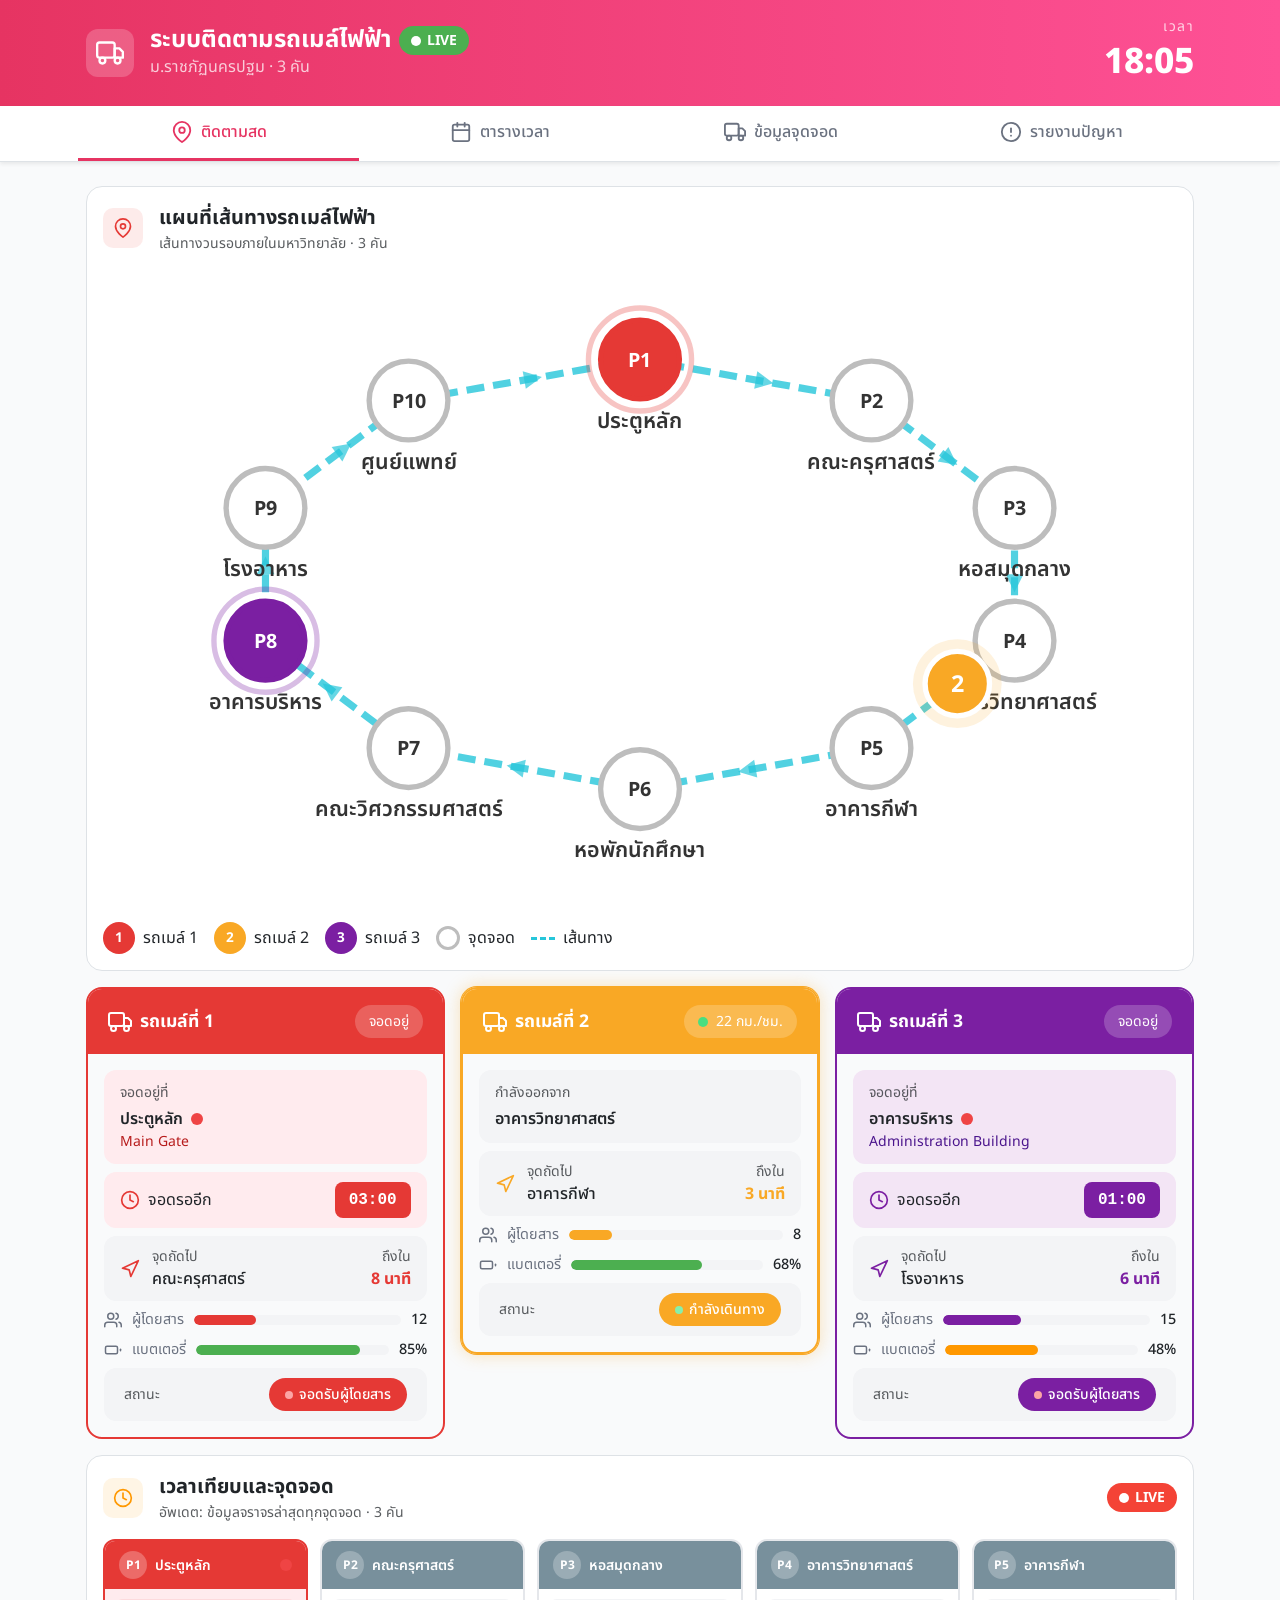
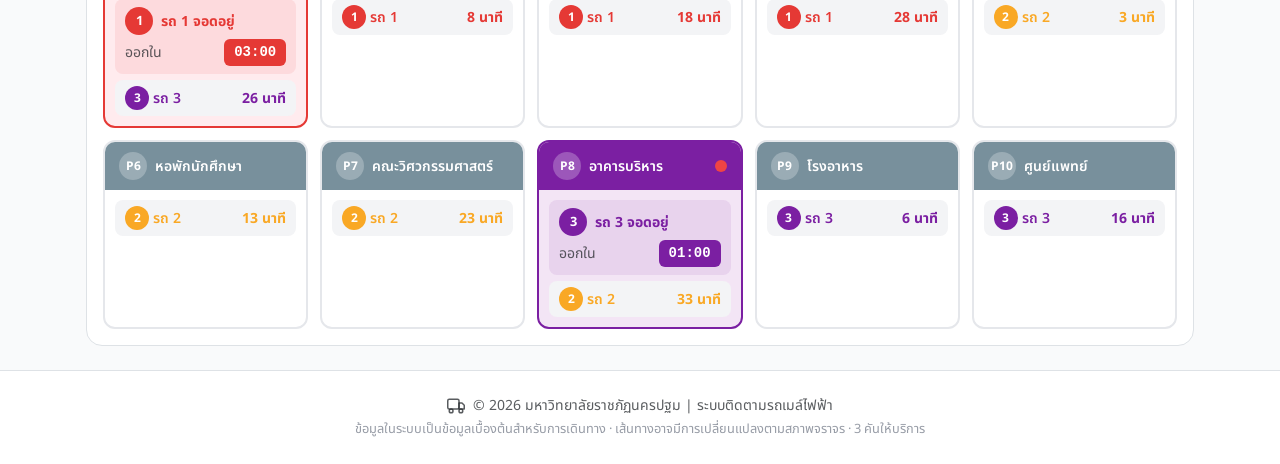
<file: index.html>
<!DOCTYPE html>
<html lang="th">
<head>
  <meta charset="UTF-8" />
  <meta name="viewport" content="width=device-width, initial-scale=1.0" />
  <meta name="theme-color" content="#e63462" />
  <title>Bus Tracker - ติดตามสด</title>
  <link rel="preconnect" href="https://fonts.googleapis.com" />
  <link rel="preconnect" href="https://fonts.gstatic.com" crossorigin />
  <link href="https://fonts.googleapis.com/css2?family=Noto+Sans+Thai:wght@400;500;600;700;800&display=swap" rel="stylesheet" />
  <link href="https://cdn.jsdelivr.net/npm/bootstrap@5.3.3/dist/css/bootstrap.min.css" rel="stylesheet" />
  <link rel="stylesheet" href="shared.css" />
</head>
<body>
<header id="site-header" class="sticky-top"></header>

<main class="container-xl px-3 py-4">

  <!-- Map Card -->
  <div class="card border rounded-4 mb-3 p-3">
    <div class="d-flex align-items-center gap-3 mb-3">
      <div class="card-icon" style="background:rgba(229,57,53,0.1)">
        <svg width="20" height="20" viewBox="0 0 24 24" fill="none" stroke="#E53935" stroke-width="2" stroke-linecap="round" stroke-linejoin="round"><path d="M21 10c0 7-9 13-9 13s-9-6-9-13a9 9 0 0 1 18 0z"/><circle cx="12" cy="10" r="3"/></svg>
      </div>
      <div>
        <div class="fw-bold fs-5">แผนที่เส้นทางรถเมล์ไฟฟ้า</div>
        <div class="text-muted small">เส้นทางวนรอบภายในมหาวิทยาลัย · 3 คัน</div>
      </div>
    </div>
    <svg id="map-svg" viewBox="0 0 600 360"></svg>
    <div class="d-flex flex-wrap gap-3 mt-2" id="map-legend"></div>
  </div>

  <!-- Bus Cards -->
  <div class="row g-3" id="bus-cards"></div>

  <!-- Stop Timeline -->
  <div class="card border rounded-4 mt-3 p-3">
    <div class="d-flex align-items-center justify-content-between mb-3">
      <div class="d-flex align-items-center gap-3">
        <div class="card-icon" style="background:rgba(255,152,0,0.1)">
          <svg width="20" height="20" viewBox="0 0 24 24" fill="none" stroke="#FF9800" stroke-width="2" stroke-linecap="round" stroke-linejoin="round"><circle cx="12" cy="12" r="10"/><polyline points="12 6 12 12 16 14"/></svg>
        </div>
        <div>
          <div class="fw-bold fs-5">เวลาเทียบและจุดจอด</div>
          <div class="text-muted small">อัพเดต: ข้อมูลจราจรล่าสุดทุกจุดจอด · 3 คัน</div>
        </div>
      </div>
      <span class="live-badge" style="background:#F44336"><span class="live-dot"></span>LIVE</span>
    </div>
    <div class="stop-grid" id="stop-timeline"></div>
  </div>

</main>

<footer id="site-footer" class="border-top bg-white py-4 text-center"></footer>

<script src="shared.js"></script>
<script>
/**
 * index.html (หน้าติดตามสด)
 * แสดงตำแหน่งรถแบบ real-time ผ่าน 3 ส่วน:
 *   1. SVG Map - แผนที่วงรีแสดงตำแหน่งรถและจุดจอด
 *   2. Bus Cards - card รายละเอียดรถแต่ละคัน
 *   3. Stop Timeline - grid สถานะรถที่แต่ละจุดจอด
 *
 * Simulation วิ่งทุก SIM_TICK ms และ save state ลง localStorage
 * เพื่อให้หน้าอื่นเห็นตำแหน่งรถล่าสุดเมื่อสลับกลับมา
 */

// โหลด state รถจาก localStorage (หรือค่าเริ่มต้นถ้ายังไม่มี)
let buses = loadBuses();

// ===== MAP =====
/**
 * คำนวณพิกัด (mx, my) ของแต่ละจุดจอดบน SVG
 * วางจุดจอดเป็นวงรีโดยใช้ trigonometry
 * - ศูนย์กลาง: (300, 170) ใน viewBox 600×360
 * - รัศมีแกน X: 220, รัศมีแกน Y: 120
 * - เริ่มจากมุม -π/2 (บนสุด) วนตามเข็มนาฬิกา
 * @returns {Array} stops พร้อม mx, my
 */
function getMapPositions() {
  return stops.map((s, i) => {
    const angle = (i / stops.length) * Math.PI * 2 - Math.PI / 2;
    return { ...s, mx: 300 + 220 * Math.cos(angle), my: 170 + 120 * Math.sin(angle) };
  });
}

/**
 * คำนวณพิกัด (x, y) ของรถบน SVG
 * - ถ้าจอดอยู่: ใช้พิกัดของจุดจอดนั้นตรงๆ
 * - ถ้ากำลังวิ่ง: interpolate เชิงเส้นระหว่างจุดปัจจุบันและจุดถัดไป
 *   ตาม bus.progress (0.0 = เพิ่งออก, 1.0 = ถึงแล้ว)
 * @param {Object} bus - bus object
 * @param {Array}  mp  - map positions จาก getMapPositions()
 * @returns {{x: number, y: number}}
 */
function getBusPos(bus, mp) {
  if (bus.isDwelling) { const p = mp[bus.currentStopIndex]; return { x: p.mx, y: p.my }; }
  const c = mp[bus.currentStopIndex], nx = mp[(bus.currentStopIndex + 1) % stops.length];
  return { x: c.mx + (nx.mx - c.mx) * bus.progress, y: c.my + (nx.my - c.my) * bus.progress };
}

/**
 * Render SVG แผนที่ทั้งหมดใหม่ทุกครั้งที่เรียก
 * วาดตามลำดับ: เส้นทาง → ลูกศรทิศทาง → จุดจอด → รถที่กำลังวิ่ง
 * จุดจอดที่มีรถจอดอยู่จะแสดง animation pulse และเปลี่ยนสีตามรถ
 */
function renderMap() {
  const mp = getMapPositions();
  const svg = document.getElementById('map-svg');
  const pts = mp.map(s => `${s.mx},${s.my}`).join(' L ');
  let html = `<path d="M ${pts} Z" fill="none" stroke="#26C6DA" stroke-width="4" stroke-dasharray="10 5" opacity="0.8"/>`;
  mp.forEach((s, i) => {
    const nx = mp[(i + 1) % mp.length];
    const mx2 = (s.mx + nx.mx) / 2, my2 = (s.my + nx.my) / 2;
    const ang = Math.atan2(nx.my - s.my, nx.mx - s.mx) * 180 / Math.PI;
    html += `<g transform="translate(${mx2},${my2}) rotate(${ang})"><polygon points="0,-5 10,0 0,5" fill="#26C6DA" opacity="0.7"/></g>`;
  });
  mp.forEach((s, i) => {
    const bh = buses.find(b => b.currentStopIndex === i && b.isDwelling);
    const fill = bh ? BUS_COLORS[bh.id].main : '#9E9E9E';
    const stroke = bh ? BUS_COLORS[bh.id].main : '#BDBDBD';
    if (bh) html += `<circle cx="${s.mx}" cy="${s.my}" r="28" fill="none" stroke="${fill}" stroke-width="3" opacity="0.4"><animate attributeName="r" values="26;34;26" dur="2s" repeatCount="indefinite"/><animate attributeName="opacity" values="0.4;0.1;0.4" dur="2s" repeatCount="indefinite"/></circle>`;
    html += `<circle cx="${s.mx}" cy="${s.my}" r="22" fill="${bh ? fill : 'white'}" stroke="${stroke}" stroke-width="3"/>`;
    html += `<text x="${s.mx}" y="${s.my + 1}" text-anchor="middle" dominant-baseline="middle" font-size="11" font-weight="bold" fill="${bh ? 'white' : '#333'}">${s.code}</text>`;
    html += `<text x="${s.mx}" y="${s.my + 38}" text-anchor="middle" font-size="12" fill="#333" font-weight="600">${s.name}</text>`;
  });
  buses.forEach(bus => {
    if (bus.isDwelling) return;
    const pos = getBusPos(bus, mp), c = BUS_COLORS[bus.id];
    html += `<circle cx="${pos.x}" cy="${pos.y}" r="24" fill="${c.main}" opacity="0.15"><animate attributeName="r" values="22;30;22" dur="2s" repeatCount="indefinite"/><animate attributeName="opacity" values="0.2;0.05;0.2" dur="2s" repeatCount="indefinite"/></circle>`;
    html += `<circle cx="${pos.x}" cy="${pos.y}" r="18" fill="${c.main}" stroke="white" stroke-width="3"/>`;
    html += `<text x="${pos.x}" y="${pos.y + 1}" text-anchor="middle" dominant-baseline="middle" font-size="13" font-weight="bold" fill="white">${bus.id}</text>`;
  });
  svg.innerHTML = html;
  document.getElementById('map-legend').innerHTML =
    buses.map(b => `<div class="d-flex align-items-center gap-2"><span class="legend-dot" style="background:${BUS_COLORS[b.id].main}">${b.id}</span><span>รถเมล์ ${b.id}</span></div>`).join('') +
    `<div class="d-flex align-items-center gap-2"><span style="width:24px;height:24px;border-radius:50%;border:3px solid #BDBDBD;background:#fff;display:inline-block"></span><span>จุดจอด</span></div>` +
    `<div class="d-flex align-items-center gap-2"><span style="width:24px;border-top:3px dashed #26C6DA;display:inline-block"></span><span>เส้นทาง</span></div>`;
}

/**
 * Render bus cards ทั้ง 3 คันใน #bus-cards
 * แต่ละ card แสดง: จุดจอดปัจจุบัน, เวลาจอดที่เหลือ,
 * จุดถัดไป + ETA, จำนวนผู้โดยสาร, แบตเตอรี่, สถานะ
 *
 * รถที่กำลังวิ่งจะมี glow effect รอบ card
 * สีแบตเตอรี่: เขียว (>50%) → ส้ม (>20%) → แดง (≤20%)
 */
function renderBusCards() {
  document.getElementById('bus-cards').innerHTML = buses.map(bus => {
    const c = BUS_COLORS[bus.id];
    const cur = stops[bus.currentStopIndex];
    const nxt = stops[(bus.currentStopIndex + 1) % stops.length];
    const etaNext = bus.isDwelling ? bus.dwellRemaining + TRAVEL_TIME : Math.round((1 - bus.progress) * TRAVEL_TIME);
    const batColor = bus.battery > 50 ? '#4CAF50' : bus.battery > 20 ? '#FF9800' : '#F44336';
    const glow = !bus.isDwelling ? `box-shadow:0 0 16px 2px ${c.main}44,0 0 0 1px ${c.main};` : '';
    return `<div class="col-md-4">
      <div class="bus-card" style="border-color:${c.main};${glow}">
        <div class="bus-card-head" style="background:${c.main}">
          <h3><svg width="24" height="24" viewBox="0 0 24 24" fill="none" stroke="currentColor" stroke-width="2" stroke-linecap="round" stroke-linejoin="round"><rect x="1" y="3" width="15" height="13" rx="2"/><path d="M16 8h4l3 3v5h-7V8z"/><circle cx="5.5" cy="18.5" r="2.5"/><circle cx="18.5" cy="18.5" r="2.5"/></svg>${bus.name}</h3>
          <span class="status-badge">${!bus.isDwelling ? '<span class="ping" style="width:10px;height:10px;border-radius:50%;background:#4ade80;display:inline-block;margin-right:2px"></span>' : ''}${bus.isDwelling ? 'จอดอยู่' : bus.speed + ' กม./ชม.'}</span>
        </div>
        <div class="p-3 d-flex flex-column gap-2">
          <div class="info-box" style="background:${bus.isDwelling ? c.light : '#f3f4f6'}">
            <p class="small text-muted mb-1">${bus.isDwelling ? 'จอดอยู่ที่' : 'กำลังออกจาก'}</p>
            <div class="stop-name">${cur.name}${bus.isDwelling ? '<span class="ping" style="width:12px;height:12px;border-radius:50%;background:#ef4444;display:inline-block"></span>' : ''}</div>
            ${bus.isDwelling ? `<div class="small" style="color:${c.text}">${cur.nameEn}</div>` : ''}
          </div>
          ${bus.isDwelling ? `<div class="dwell-row" style="background:${c.light}"><span class="d-flex align-items-center gap-2"><svg width="20" height="20" viewBox="0 0 24 24" fill="none" stroke="${c.main}" stroke-width="2" stroke-linecap="round" stroke-linejoin="round"><circle cx="12" cy="12" r="10"/><polyline points="12 6 12 12 16 14"/></svg>จอดรออีก</span><span class="dwell-timer" style="background:${c.main}">${fmtTime(bus.dwellRemaining)}</span></div>` : ''}
          <div class="next-row">
            <svg width="20" height="20" viewBox="0 0 24 24" fill="none" stroke="${c.main}" stroke-width="2" stroke-linecap="round" stroke-linejoin="round"><polygon points="3 11 22 2 13 21 11 13 3 11"/></svg>
            <div class="flex-grow-1"><div class="small text-muted">จุดถัดไป</div><div class="fw-medium">${nxt.name}</div></div>
            <div class="text-end"><div class="small text-muted">ถึงใน</div><div class="fw-bold" style="color:${c.main}">${fmtMin(etaNext)} นาที</div></div>
          </div>
          <div class="stat-row">
            <svg width="18" height="18" viewBox="0 0 24 24" fill="none" stroke="#6b7280" stroke-width="2" stroke-linecap="round" stroke-linejoin="round"><path d="M17 21v-2a4 4 0 0 0-4-4H5a4 4 0 0 0-4 4v2"/><circle cx="9" cy="7" r="4"/><path d="M23 21v-2a4 4 0 0 0-3-3.87"/><path d="M16 3.13a4 4 0 0 1 0 7.75"/></svg>
            <span class="stat-label">ผู้โดยสาร</span>
            <div class="progress-wrap"><div class="progress-bar-custom" style="width:${Math.min(bus.passengers / 40 * 100, 100)}%;background:${c.main}"></div></div>
            <span class="stat-val">${bus.passengers}</span>
          </div>
          <div class="stat-row">
            <svg width="18" height="18" viewBox="0 0 24 24" fill="none" stroke="#6b7280" stroke-width="2" stroke-linecap="round" stroke-linejoin="round"><rect x="2" y="7" width="16" height="10" rx="2" ry="2"/><line x1="22" y1="11" x2="22" y2="13"/></svg>
            <span class="stat-label">แบตเตอรี่</span>
            <div class="progress-wrap"><div class="progress-bar-custom" style="width:${bus.battery}%;background:${batColor}"></div></div>
            <span class="stat-val">${Math.round(bus.battery)}%</span>
          </div>
          <div class="status-row">
            <span class="small text-muted">สถานะ</span>
            <span class="status-pill" style="background:${c.main}"><span class="ping" style="width:8px;height:8px;border-radius:50%;background:${bus.isDwelling ? '#fca5a5' : '#86efac'};display:inline-block"></span>${bus.status}</span>
          </div>
        </div>
      </div>
    </div>`;
  }).join('');
}

/**
 * Render stop timeline grid ใน #stop-timeline
 * แต่ละ card จุดจอดแสดง:
 *   - รถที่จอดอยู่ (ถ้ามี) พร้อม countdown ออกใน X นาที
 *   - รถที่ใกล้มาถึงที่สุด (ETA น้อยที่สุด) จากรถที่ไม่ได้จอดอยู่
 * หัว card เปลี่ยนสีตามรถที่จอดอยู่ (หรือเทาถ้าว่าง)
 */
function renderStopTimeline() {
  document.getElementById('stop-timeline').innerHTML = stops.map((stop, idx) => {
    const dw = buses.find(b => b.currentStopIndex === idx && b.isDwelling);
    const dwC = dw ? BUS_COLORS[dw.id] : null;
    const next = buses.filter(b => !(b.currentStopIndex === idx && b.isDwelling))
      .map(b => ({ bus: b, eta: calcEta(b, idx), c: BUS_COLORS[b.id] }))
      .filter(e => e.eta > 0 && e.eta < Infinity).sort((a, b) => a.eta - b.eta)[0] || null;
    const hdrBg = dwC ? dwC.main : '#78909C';
    return `<div class="stop-card" style="border-color:${dwC ? dwC.main : '#e5e7eb'};background:${dwC ? dwC.light : '#fff'}">
      <div class="stop-card-head" style="background:${hdrBg}">
        <span class="stop-code-badge">${stop.code}</span>
        <span class="stop-name-text">${stop.name}</span>
        ${dw ? '<span class="ping" style="width:12px;height:12px;border-radius:50%;background:#ef4444;display:inline-block;margin-left:auto;flex-shrink:0"></span>' : ''}
      </div>
      <div class="stop-card-body">
        ${dw && dwC ? `<div class="dwelling-info" style="background:${dwC.main}18"><div class="d-flex align-items-center gap-2"><span class="bus-num-badge" style="background:${dwC.main}">${dw.id}</span><span class="fw-bold small" style="color:${dwC.main}">รถ ${dw.id} จอดอยู่</span></div><div class="d-flex align-items-center justify-content-between mt-1"><span class="small text-muted">ออกใน</span><span class="dwell-mini-timer" style="background:${dwC.main}">${fmtTime(dw.dwellRemaining)}</span></div></div>` : ''}
        ${next ? `<div class="eta-row"><div class="d-flex align-items-center gap-1"><span class="bus-num-badge" style="background:${next.c.main};width:24px;height:24px;font-size:0.75rem">${next.bus.id}</span><span class="fw-semibold small" style="color:${next.c.main}">รถ ${next.bus.id}</span></div><span class="fw-bold small" style="color:${next.c.main}">${fmtMin(next.eta)} นาที</span></div>` : '<div class="no-bus">ไม่มีข้อมูล</div>'}
      </div>
    </div>`;
  }).join('');
}

/** เรียก render ทั้ง 3 ส่วนพร้อมกัน */
function renderAll() { renderMap(); renderBusCards(); renderStopTimeline(); }

// เริ่มต้น: render header/footer, render UI ครั้งแรก
// จากนั้น loop simulation ทุก SIM_TICK ms
renderLayout('tracking', 'ติดตามสด');
renderFooter();
renderAll();
// ทุก SIM_TICK: tick simulation → save state → re-render
setInterval(() => { buses = buses.map(tickBus); saveBuses(buses); renderAll(); }, SIM_TICK);
</script>
<script src="https://cdn.jsdelivr.net/npm/bootstrap@5.3.3/dist/js/bootstrap.bundle.min.js"></script>
</body>
</html>
</file>
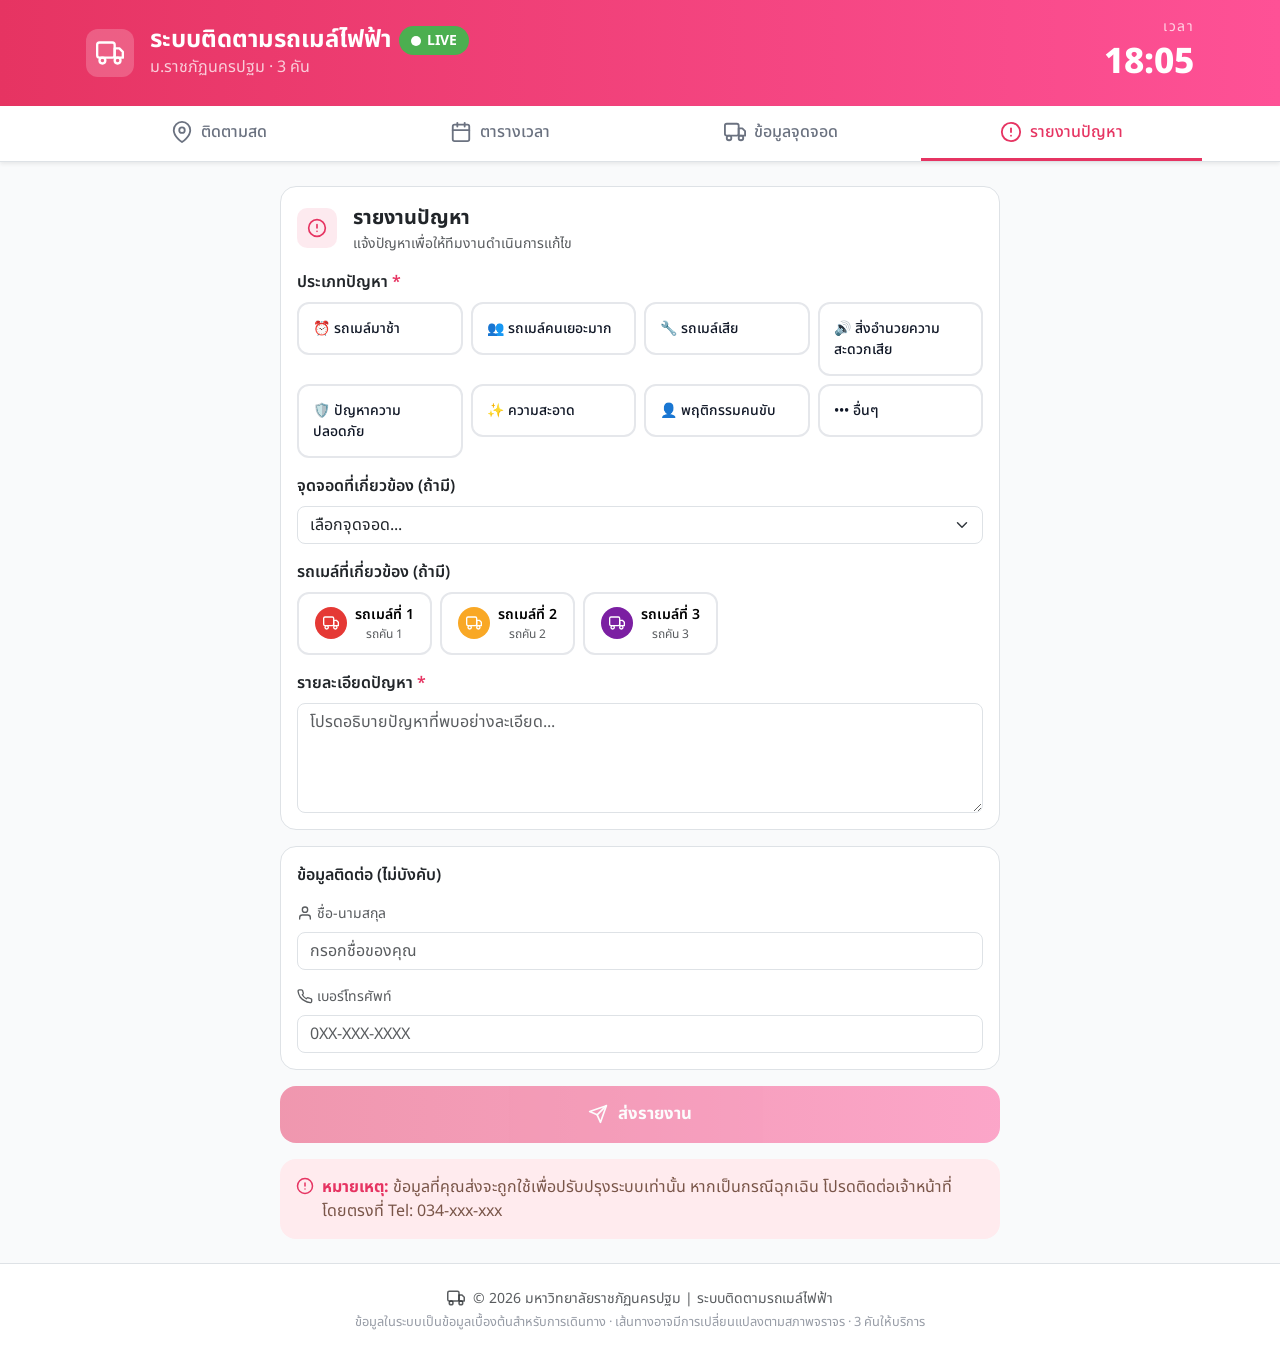
<file: report.html>
<!DOCTYPE html>
<html lang="th">
<head>
  <meta charset="UTF-8" />
  <meta name="viewport" content="width=device-width, initial-scale=1.0" />
  <meta name="theme-color" content="#e63462" />
  <title>Bus Tracker - รายงานปัญหา</title>
  <link rel="preconnect" href="https://fonts.googleapis.com" />
  <link rel="preconnect" href="https://fonts.gstatic.com" crossorigin />
  <link href="https://fonts.googleapis.com/css2?family=Noto+Sans+Thai:wght@400;500;600;700;800&display=swap" rel="stylesheet" />
  <link href="https://cdn.jsdelivr.net/npm/bootstrap@5.3.3/dist/css/bootstrap.min.css" rel="stylesheet" />
  <link rel="stylesheet" href="shared.css" />
</head>
<body>
<header id="site-header" class="sticky-top"></header>

<main class="container-xl px-3 py-4">
  <div class="mx-auto" style="max-width:720px">

    <div id="report-success" class="success-box" style="display:none">
      <div class="success-icon">
        <svg width="32" height="32" viewBox="0 0 24 24" fill="none" stroke="#4CAF50" stroke-width="2" stroke-linecap="round" stroke-linejoin="round"><path d="M5 13l4 4L19 7"/></svg>
      </div>
      <h2 class="fw-bold fs-4">ส่งรายงานเรียบร้อยแล้ว!</h2>
      <p class="text-muted">ขอบคุณที่แจ้งปัญหา ทีมงานจะดำเนินการแก้ไขโดยเร็ว</p>
    </div>

    <div id="report-form">
      <div class="card border rounded-4 p-3 mb-3">
        <div class="d-flex align-items-center gap-3 mb-3">
          <div class="card-icon" style="background:rgba(230,52,98,0.1)">
            <svg width="20" height="20" viewBox="0 0 24 24" fill="none" stroke="#e63462" stroke-width="2" stroke-linecap="round" stroke-linejoin="round"><circle cx="12" cy="12" r="10"/><line x1="12" y1="8" x2="12" y2="12"/><line x1="12" y1="16" x2="12.01" y2="16"/></svg>
          </div>
          <div><div class="fw-bold fs-5">รายงานปัญหา</div><div class="text-muted small">แจ้งปัญหาเพื่อให้ทีมงานดำเนินการแก้ไข</div></div>
        </div>
        <div class="mb-3">
          <div class="fw-semibold mb-2">ประเภทปัญหา <span style="color:var(--pink)">*</span></div>
          <div class="row g-2" id="problem-grid"></div>
        </div>
        <div class="mb-3">
          <label class="fw-semibold mb-2 d-block">จุดจอดที่เกี่ยวข้อง (ถ้ามี)</label>
          <select id="report-stop" class="form-select rounded-3"><option value="">เลือกจุดจอด...</option></select>
        </div>
        <div class="mb-3">
          <div class="fw-semibold mb-2">รถเมล์ที่เกี่ยวข้อง (ถ้ามี)</div>
          <div class="d-flex flex-wrap gap-2" id="bus-select-row"></div>
        </div>
        <div>
          <label class="fw-semibold mb-2 d-block">รายละเอียดปัญหา <span style="color:var(--pink)">*</span></label>
          <textarea id="report-desc" class="form-control rounded-3" rows="4" placeholder="โปรดอธิบายปัญหาที่พบอย่างละเอียด..."></textarea>
        </div>
      </div>

      <div class="card border rounded-4 p-3 mb-3">
        <div class="fw-semibold mb-3">ข้อมูลติดต่อ (ไม่บังคับ)</div>
        <div class="mb-3">
          <label class="form-label text-muted small d-flex align-items-center gap-1">
            <svg width="16" height="16" viewBox="0 0 24 24" fill="none" stroke="currentColor" stroke-width="2" stroke-linecap="round" stroke-linejoin="round"><path d="M20 21v-2a4 4 0 0 0-4-4H8a4 4 0 0 0-4 4v2"/><circle cx="12" cy="7" r="4"/></svg>
            ชื่อ-นามสกุล
          </label>
          <input type="text" id="report-name" class="form-control rounded-3" placeholder="กรอกชื่อของคุณ" />
        </div>
        <div>
          <label class="form-label text-muted small d-flex align-items-center gap-1">
            <svg width="16" height="16" viewBox="0 0 24 24" fill="none" stroke="currentColor" stroke-width="2" stroke-linecap="round" stroke-linejoin="round"><path d="M22 16.92v3a2 2 0 0 1-2.18 2 19.79 19.79 0 0 1-8.63-3.07A19.5 19.5 0 0 1 4.69 13.5 19.79 19.79 0 0 1 1.61 4.9 2 2 0 0 1 3.6 2.72h3a2 2 0 0 1 2 1.72c.127.96.361 1.903.7 2.81a2 2 0 0 1-.45 2.11L7.91 10.1a16 16 0 0 0 6 6l.91-.91a2 2 0 0 1 2.11-.45c.907.339 1.85.573 2.81.7A2 2 0 0 1 21.73 17.5z"/></svg>
            เบอร์โทรศัพท์
          </label>
          <input type="tel" id="report-phone" class="form-control rounded-3" placeholder="0XX-XXX-XXXX" />
        </div>
      </div>

      <button class="submit-btn mb-3" id="submit-btn" disabled onclick="submitReport()">
        <svg width="20" height="20" viewBox="0 0 24 24" fill="none" stroke="currentColor" stroke-width="2" stroke-linecap="round" stroke-linejoin="round"><line x1="22" y1="2" x2="11" y2="13"/><polygon points="22 2 15 22 11 13 2 9 22 2"/></svg>
        ส่งรายงาน
      </button>

      <div class="d-flex gap-2 p-3 rounded-4" style="background:#FFEBEE">
        <svg width="18" height="18" viewBox="0 0 24 24" fill="none" stroke="#e63462" stroke-width="2" stroke-linecap="round" stroke-linejoin="round" style="flex-shrink:0;margin-top:2px"><circle cx="12" cy="12" r="10"/><line x1="12" y1="8" x2="12" y2="12"/><line x1="12" y1="16" x2="12.01" y2="16"/></svg>
        <span style="color:#795548"><span class="fw-bold" style="color:var(--pink)">หมายเหตุ: </span>ข้อมูลที่คุณส่งจะถูกใช้เพื่อปรับปรุงระบบเท่านั้น หากเป็นกรณีฉุกเฉิน โปรดติดต่อเจ้าหน้าที่โดยตรงที่ Tel: 034-xxx-xxx</span>
      </div>
    </div>

  </div>
</main>

<footer id="site-footer" class="border-top bg-white py-4 text-center"></footer>

<script src="shared.js"></script>
<script>
/**
 * report.html (หน้ารายงานปัญหา)
 * ฟอร์มให้ผู้ใช้แจ้งปัญหาเกี่ยวกับรถเมล์
 * ต้องเลือกประเภทปัญหาและกรอกรายละเอียดก่อนจึงจะส่งได้
 * หลังส่งสำเร็จจะแสดง success state 3 วินาที แล้ว reset ฟอร์ม
 */

/**
 * ประเภทปัญหาที่ผู้ใช้เลือกได้
 * id ใช้เป็น key สำหรับ DOM element และ state tracking
 */
const problemTypes = [
  {id:"late",     label:"รถเมล์มาช้า",           icon:"⏰"},
  {id:"crowded",  label:"รถเมล์คนเยอะมาก",        icon:"👥"},
  {id:"broken",   label:"รถเมล์เสีย",             icon:"🔧"},
  {id:"noise",    label:"สิ่งอำนวยความสะดวกเสีย", icon:"🔊"},
  {id:"safety",   label:"ปัญหาความปลอดภัย",       icon:"🛡️"},
  {id:"clean",    label:"ความสะอาด",              icon:"✨"},
  {id:"behavior", label:"พฤติกรรมคนขับ",          icon:"👤"},
  {id:"other",    label:"อื่นๆ",                  icon:"•••"},
];
/** สีประจำรถแต่ละคันสำหรับปุ่มเลือกรถในฟอร์ม */
const busColors = {1:'#E53935', 2:'#F9A825', 3:'#7B1FA2'};

/** ประเภทปัญหาที่เลือกอยู่ (null = ยังไม่เลือก) */
let selectedProblem = null;
/** id รถที่เลือกอยู่ (null = ยังไม่เลือก) */
let selectedBusReport = null;

/**
 * สร้าง UI ของฟอร์มทั้งหมด:
 *   - problem-grid: ปุ่มเลือกประเภทปัญหา
 *   - report-stop: dropdown จุดจอดจาก stops[]
 *   - bus-select-row: ปุ่มเลือกรถ
 *   - ผูก event listener กับ textarea เพื่อ enable/disable ปุ่มส่ง
 */
function buildReport() {
  document.getElementById('problem-grid').innerHTML = problemTypes.map(pt =>
    `<div class="col-6 col-sm-3"><button class="prob-btn" id="prob-${pt.id}" onclick="selectProblem('${pt.id}')">${pt.icon} ${pt.label}</button></div>`
  ).join('');

  const rs = document.getElementById('report-stop');
  stops.forEach(s => { const o = document.createElement('option'); o.value = s.id; o.textContent = s.name; rs.appendChild(o); });

  document.getElementById('bus-select-row').innerHTML = [1,2,3].map(id =>
    `<button class="bus-sel-btn" id="busrep-${id}" onclick="selectBusReport(${id})">
      <div class="bus-icon-wrap" style="background:${busColors[id]}">
        <svg width="16" height="16" viewBox="0 0 24 24" fill="none" stroke="white" stroke-width="2" stroke-linecap="round" stroke-linejoin="round"><rect x="1" y="3" width="15" height="13" rx="2"/><path d="M16 8h4l3 3v5h-7V8z"/><circle cx="5.5" cy="18.5" r="2.5"/><circle cx="18.5" cy="18.5" r="2.5"/></svg>
      </div>
      <div><div class="fw-semibold small">รถเมล์ที่ ${id}</div><div class="text-muted" style="font-size:0.75rem">รถคัน ${id}</div></div>
    </button>`
  ).join('');

  document.getElementById('report-desc').addEventListener('input', checkSubmit);
}

/**
 * เลือกประเภทปัญหา - toggle active class และ update selectedProblem
 * @param {string} id - id ของประเภทปัญหาที่เลือก
 */
function selectProblem(id) {
  selectedProblem = id;
  document.querySelectorAll('.prob-btn').forEach(b => b.classList.remove('selected'));
  document.getElementById('prob-' + id).classList.add('selected');
  checkSubmit();
}
/**
 * เลือก/ยกเลิกรถที่เกี่ยวข้อง (toggle)
 * คลิกซ้ำที่รถเดิม = ยกเลิกการเลือก
 * @param {number} id - หมายเลขรถ (1-3)
 */
function selectBusReport(id) {
  selectedBusReport = (selectedBusReport === id) ? null : id;
  document.querySelectorAll('.bus-sel-btn').forEach(b => b.style.borderColor = '#e5e7eb');
  if (selectedBusReport) document.getElementById('busrep-' + selectedBusReport).style.borderColor = busColors[selectedBusReport];
}
/**
 * ตรวจสอบว่าฟอร์มพร้อมส่งหรือยัง
 * เงื่อนไข: ต้องเลือกประเภทปัญหา AND กรอกรายละเอียด
 * ถ้าครบจะ enable ปุ่มส่ง
 */
function checkSubmit() {
  document.getElementById('submit-btn').disabled = !(selectedProblem && document.getElementById('report-desc').value.trim());
}
/**
 * ส่งรายงาน (จำลอง - ไม่มี API จริง)
 * ซ่อนฟอร์ม → แสดง success state → รอ 3 วินาที → reset ทุกอย่าง
 */
function submitReport() {
  document.getElementById('report-form').style.display = 'none';
  document.getElementById('report-success').style.display = 'flex';
  setTimeout(() => {
    document.getElementById('report-success').style.display = 'none';
    document.getElementById('report-form').style.display = 'block';
    selectedProblem = null; selectedBusReport = null;
    document.querySelectorAll('.prob-btn').forEach(b => b.classList.remove('selected'));
    document.querySelectorAll('.bus-sel-btn').forEach(b => b.style.borderColor = '#e5e7eb');
    ['report-desc','report-name','report-phone'].forEach(id => document.getElementById(id).value = '');
    document.getElementById('report-stop').value = '';
    document.getElementById('submit-btn').disabled = true;
  }, 3000);
}

renderLayout('report', 'รายงานปัญหา');
renderFooter();
buildReport();
</script>
<script src="https://cdn.jsdelivr.net/npm/bootstrap@5.3.3/dist/js/bootstrap.bundle.min.js"></script>
</body>
</html>
</file>
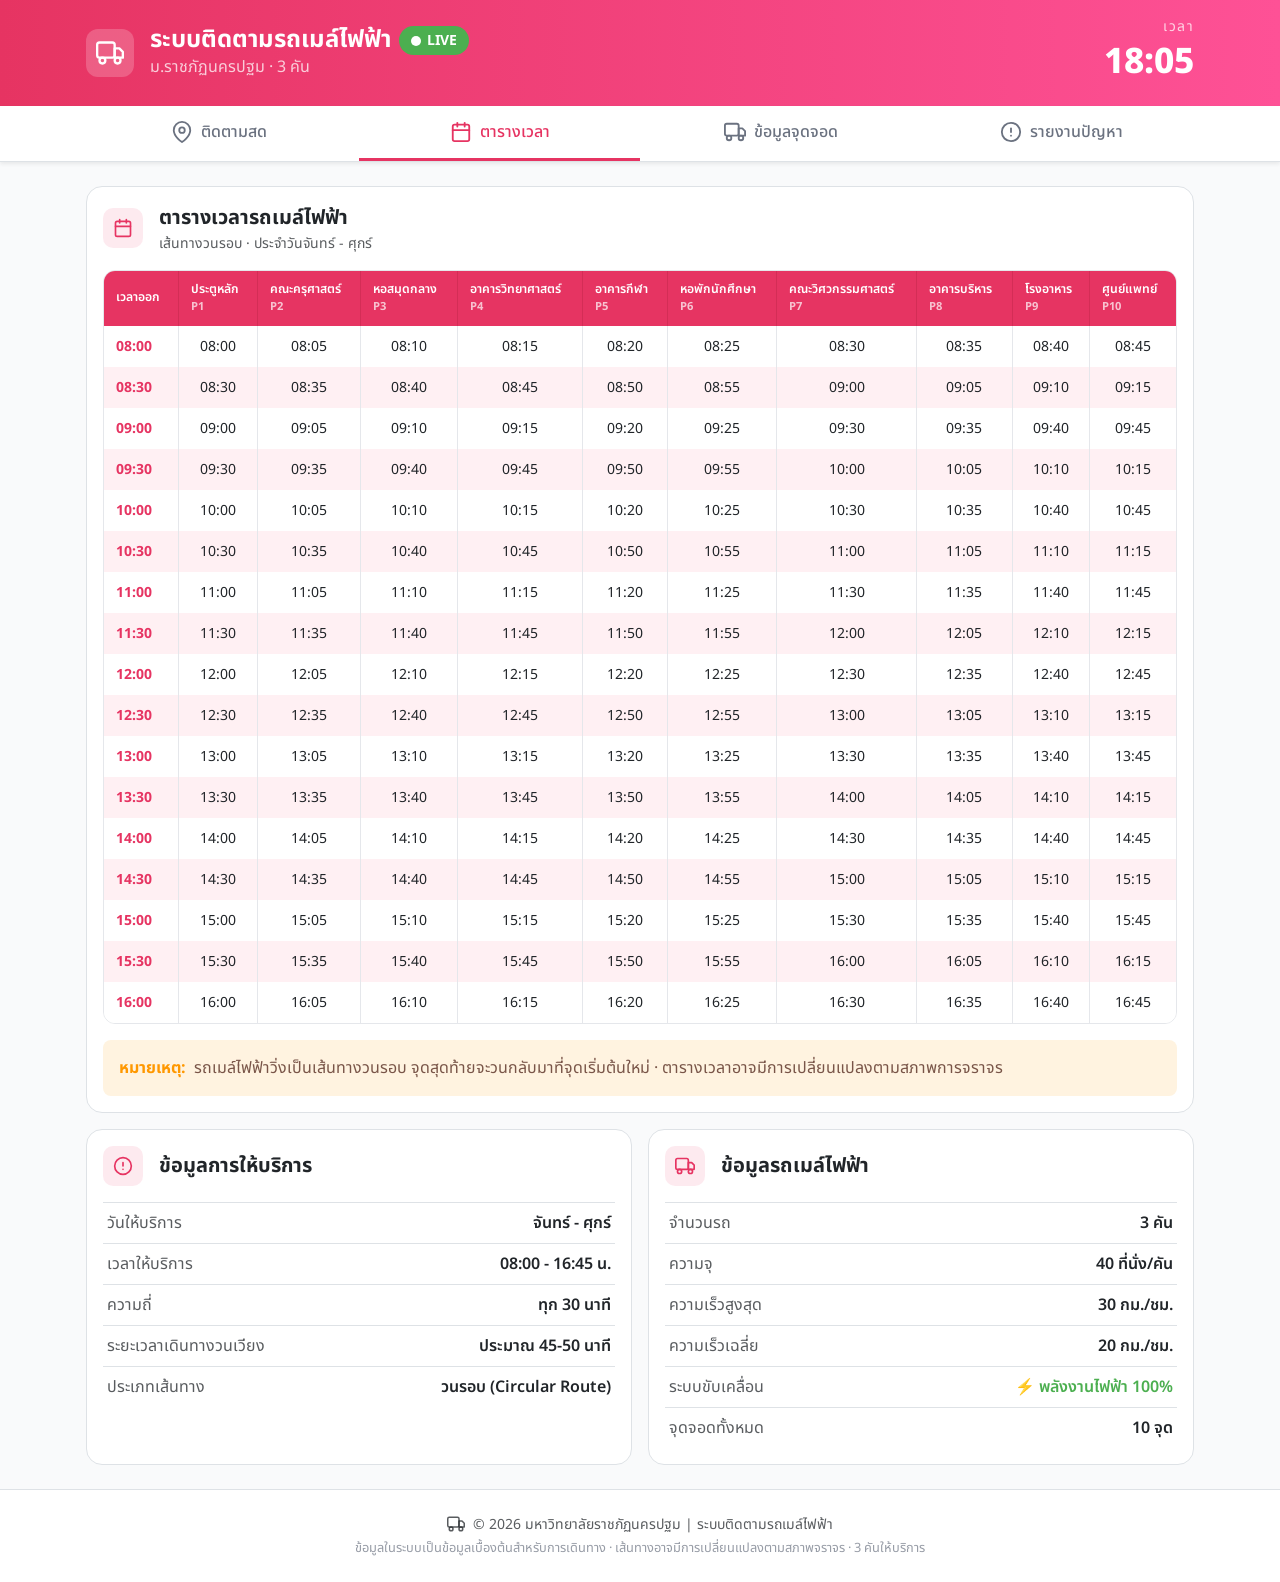
<file: schedule.html>
<!DOCTYPE html>
<!--
  schedule.html — หน้าตารางเวลารถเมล์ไฟฟ้า
  ============================================================
  แสดงข้อมูล 3 ส่วน:
    1. ตารางเวลา (buildSchedule) — คำนวณเวลาถึงแต่ละจุดจอด
       สำหรับทุกรอบที่ออกตั้งแต่ 08:00–16:00 ทุก 30 นาที
    2. ข้อมูลการให้บริการ — วัน/เวลา/ความถี่ (static HTML)
    3. ข้อมูลรถเมล์ไฟฟ้า — สเปครถ (static HTML)

  Dependencies (โหลดตามลำดับ):
    - Bootstrap 5.3.3 CSS  → layout, utility classes
    - shared.css           → custom styles ของระบบ
    - shared.js            → ฟังก์ชัน pad(), renderLayout(), renderFooter()
    - Bootstrap 5.3.3 JS   → โหลดท้ายสุดเพื่อไม่บล็อก render
  ============================================================
-->
<html lang="th">
<head>
  <meta charset="UTF-8" />
  <!-- viewport: รองรับ responsive บนมือถือ -->
  <meta name="viewport" content="width=device-width, initial-scale=1.0" />
  <!-- theme-color: สีแถบ browser บน Android Chrome -->
  <meta name="theme-color" content="#e63462" />
  <title>Bus Tracker - ตารางเวลา</title>

  <!-- Google Fonts: Noto Sans Thai — รองรับภาษาไทยทุก weight ที่ใช้ -->
  <link rel="preconnect" href="https://fonts.googleapis.com" />
  <link rel="preconnect" href="https://fonts.gstatic.com" crossorigin />
  <link href="https://fonts.googleapis.com/css2?family=Noto+Sans+Thai:wght@400;500;600;700;800&display=swap" rel="stylesheet" />

  <!-- Bootstrap 5.3.3: grid, card, list-group, utility classes -->
  <link href="https://cdn.jsdelivr.net/npm/bootstrap@5.3.3/dist/css/bootstrap.min.css" rel="stylesheet" />

  <!-- shared.css: custom styles ที่ใช้ร่วมกันทุกหน้า (โหลดหลัง Bootstrap เพื่อ override) -->
  <link rel="stylesheet" href="shared.css" />
</head>
<body>

<!--
  #site-header: placeholder สำหรับ header + nav
  เนื้อหาถูก inject โดย renderLayout() ใน shared.js
  class="sticky-top" ทำให้ header ติดด้านบนขณะ scroll
-->
<header id="site-header" class="sticky-top"></header>

<main class="container-xl px-3 py-4">

  <!--
    ===== SECTION 1: ตารางเวลา =====
    card หลักที่ครอบตาราง
    #schedule-table-wrap: ถูก inject ด้วย buildSchedule()
  -->
  <div class="card border rounded-4 p-3 mb-3">

    <!-- หัว card: icon + ชื่อหน้า -->
    <div class="d-flex align-items-center gap-3 mb-3">
      <!-- icon ปฏิทิน พื้นหลังชมพูอ่อน 10% opacity -->
      <div class="card-icon" style="background:rgba(230,52,98,0.1)">
        <svg width="20" height="20" viewBox="0 0 24 24" fill="none" stroke="#e63462" stroke-width="2" stroke-linecap="round" stroke-linejoin="round">
          <rect x="3" y="4" width="18" height="18" rx="2" ry="2"/>
          <line x1="16" y1="2" x2="16" y2="6"/>
          <line x1="8" y1="2" x2="8" y2="6"/>
          <line x1="3" y1="10" x2="21" y2="10"/>
        </svg>
      </div>
      <div>
        <div class="fw-bold fs-5">ตารางเวลารถเมล์ไฟฟ้า</div>
        <div class="text-muted small">เส้นทางวนรอบ · ประจำวันจันทร์ - ศุกร์</div>
      </div>
    </div>

    <!-- ตารางเวลา: inject โดย buildSchedule() — ห่อด้วย .table-wrap เพื่อ horizontal scroll บนมือถือ -->
    <div class="table-wrap" id="schedule-table-wrap"></div>

    <!-- หมายเหตุ: แจ้งผู้ใช้ว่าตารางอาจเปลี่ยนแปลงได้ -->
    <div class="d-flex gap-2 mt-3 p-3 rounded-3" style="background:#FFF3E0">
      <span class="fw-bold" style="color:var(--orange);white-space:nowrap">หมายเหตุ:</span>
      <span style="color:#795548">รถเมล์ไฟฟ้าวิ่งเป็นเส้นทางวนรอบ จุดสุดท้ายจะวนกลับมาที่จุดเริ่มต้นใหม่ · ตารางเวลาอาจมีการเปลี่ยนแปลงตามสภาพการจราจร</span>
    </div>
  </div>

  <!--
    ===== SECTION 2 & 3: ข้อมูลการให้บริการ + ข้อมูลรถ =====
    Bootstrap row 2 คอลัมน์ (stack บนมือถือ, side-by-side บน md ขึ้นไป)
    h-100: ทำให้ card สูงเท่ากันทั้งสองฝั่ง
  -->
  <div class="row g-3">

    <!-- ===== SECTION 2: ข้อมูลการให้บริการ ===== -->
    <div class="col-md-6">
      <div class="card border rounded-4 p-3 h-100">

        <!-- หัว card -->
        <div class="d-flex align-items-center gap-3 mb-3">
          <div class="card-icon" style="background:rgba(230,52,98,0.1)">
            <svg width="20" height="20" viewBox="0 0 24 24" fill="none" stroke="#e63462" stroke-width="2" stroke-linecap="round" stroke-linejoin="round">
              <circle cx="12" cy="12" r="10"/>
              <line x1="12" y1="8" x2="12" y2="12"/>
              <line x1="12" y1="16" x2="12.01" y2="16"/>
            </svg>
          </div>
          <div class="fw-bold fs-5">ข้อมูลการให้บริการ</div>
        </div>

        <!--
          list-group-flush: ลบ border ซ้าย/ขวา และ border-radius
          แต่ละ li: d-flex justify-content-between → label ซ้าย, ค่าขวา
        -->
        <ul class="list-group list-group-flush">
          <li class="list-group-item d-flex justify-content-between px-1">
            <span class="text-muted">วันให้บริการ</span>
            <span class="fw-semibold">จันทร์ - ศุกร์</span>
          </li>
          <li class="list-group-item d-flex justify-content-between px-1">
            <span class="text-muted">เวลาให้บริการ</span>
            <span class="fw-semibold">08:00 - 16:45 น.</span>
          </li>
          <li class="list-group-item d-flex justify-content-between px-1">
            <span class="text-muted">ความถี่</span>
            <span class="fw-semibold">ทุก 30 นาที</span>
          </li>
          <li class="list-group-item d-flex justify-content-between px-1">
            <span class="text-muted">ระยะเวลาเดินทางวนเวียง</span>
            <span class="fw-semibold">ประมาณ 45-50 นาที</span>
          </li>
          <!-- border-0: ลบเส้นใต้แถวสุดท้าย -->
          <li class="list-group-item d-flex justify-content-between px-1 border-0">
            <span class="text-muted">ประเภทเส้นทาง</span>
            <span class="fw-semibold">วนรอบ (Circular Route)</span>
          </li>
        </ul>
      </div>
    </div>

    <!-- ===== SECTION 3: ข้อมูลรถเมล์ไฟฟ้า ===== -->
    <div class="col-md-6">
      <div class="card border rounded-4 p-3 h-100">

        <!-- หัว card -->
        <div class="d-flex align-items-center gap-3 mb-3">
          <div class="card-icon" style="background:rgba(230,52,98,0.1)">
            <!-- icon รถเมล์ -->
            <svg width="20" height="20" viewBox="0 0 24 24" fill="none" stroke="#e63462" stroke-width="2" stroke-linecap="round" stroke-linejoin="round">
              <rect x="1" y="3" width="15" height="13" rx="2"/>
              <path d="M16 8h4l3 3v5h-7V8z"/>
              <circle cx="5.5" cy="18.5" r="2.5"/>
              <circle cx="18.5" cy="18.5" r="2.5"/>
            </svg>
          </div>
          <div class="fw-bold fs-5">ข้อมูลรถเมล์ไฟฟ้า</div>
        </div>

        <ul class="list-group list-group-flush">
          <li class="list-group-item d-flex justify-content-between px-1">
            <span class="text-muted">จำนวนรถ</span>
            <span class="fw-semibold">3 คัน</span>
          </li>
          <li class="list-group-item d-flex justify-content-between px-1">
            <span class="text-muted">ความจุ</span>
            <span class="fw-semibold">40 ที่นั่ง/คัน</span>
          </li>
          <li class="list-group-item d-flex justify-content-between px-1">
            <span class="text-muted">ความเร็วสูงสุด</span>
            <span class="fw-semibold">30 กม./ชม.</span>
          </li>
          <li class="list-group-item d-flex justify-content-between px-1">
            <span class="text-muted">ความเร็วเฉลี่ย</span>
            <span class="fw-semibold">20 กม./ชม.</span>
          </li>
          <li class="list-group-item d-flex justify-content-between px-1">
            <span class="text-muted">ระบบขับเคลื่อน</span>
            <!-- สีเขียวเน้นว่าเป็นพลังงานสะอาด -->
            <span class="fw-semibold" style="color:var(--green)">⚡ พลังงานไฟฟ้า 100%</span>
          </li>
          <li class="list-group-item d-flex justify-content-between px-1 border-0">
            <span class="text-muted">จุดจอดทั้งหมด</span>
            <span class="fw-semibold">10 จุด</span>
          </li>
        </ul>
      </div>
    </div>

  </div><!-- /.row -->

</main>

<!--
  #site-footer: placeholder สำหรับ footer
  เนื้อหาถูก inject โดย renderFooter() ใน shared.js
-->
<footer id="site-footer" class="border-top bg-white py-4 text-center"></footer>

<!-- shared.js: โหลดก่อน script หลัก เพื่อให้ใช้ pad(), renderLayout(), renderFooter() ได้ -->
<script src="shared.js"></script>
<script>
/**
 * buildSchedule()
 * สร้าง HTML ตารางเวลาแบบ dynamic และ inject เข้า #schedule-table-wrap
 *
 * โครงสร้างตาราง:
 *   - คอลัมน์แรก : เวลาออกจากจุดเริ่มต้น (ประตูหลัก P1)
 *   - คอลัมน์ 2-11: เวลาถึงจุดจอด P1–P10 ตามลำดับ
 *
 * Algorithm คำนวณเวลา:
 *   รถออกทุก 30 นาที ตั้งแต่ 08:00 ถึง 16:00 (รวม 17 รอบ)
 *   เวลาถึงจุดจอดที่ si = เวลาออก + (si × 5 นาที)
 *   ถ้าเวลาที่คำนวณได้เกิน 16:45 → แสดงเป็นช่องว่าง
 *   (รถสิ้นสุดการให้บริการ ไม่ถึงจุดนั้นแล้ว)
 *
 * ตัวอย่าง: รถออก 08:00
 *   P1=08:00, P2=08:05, P3=08:10, ..., P10=08:45
 */
function buildSchedule() {
  // ชื่อจุดจอดตามลำดับเส้นทาง (ต้องตรงกับ stops[] ใน shared.js)
  const schedStops = [
    "ประตูหลัก","คณะครุศาสตร์","หอสมุดกลาง","อาคารวิทยาศาสตร์",
    "อาคารกีฬา","หอพักนักศึกษา","คณะวิศวกรรมศาสตร์",
    "อาคารบริหาร","โรงอาหาร","ศูนย์แพทย์"
  ];
  // รหัสย่อของแต่ละจุดจอด แสดงใต้ชื่อใน header ตาราง
  const codes = ["P1","P2","P3","P4","P5","P6","P7","P8","P9","P10"];

  // ----- สร้าง <thead> -----
  // คอลัมน์แรก: "เวลาออก" (ชิดซ้าย)
  let thead = `<thead><tr><th style="text-align:left"><div class="small fw-semibold">เวลาออก</div></th>`;
  // คอลัมน์ที่เหลือ: ชื่อจุดจอด + รหัส
  schedStops.forEach((s, i) => {
    thead += `<th>
      <div class="small fw-semibold">${s}</div>
      <div style="font-size:0.7rem;opacity:0.7">${codes[i]}</div>
    </th>`;
  });
  thead += `</tr></thead>`;

  // ----- สร้าง <tbody> -----
  let tbody = '<tbody>';

  // วนลูปชั่วโมง 8–16
  for (let h = 8; h <= 16; h++) {
    // วนลูปนาที 0 และ 30 (รถออกทุก 30 นาที)
    for (const m of [0, 30]) {
      // หยุดที่ 16:00 (16:30 ไม่มีรอบ เพราะรถสิ้นสุดบริการ 16:45)
      if (h === 16 && m > 0) break;

      // label คอลัมน์แรก: เวลาออก เช่น "08:00", "08:30"
      const label = pad(h) + ':' + pad(m);
      let row = `<tr><td>${label}</td>`;

      // คำนวณเวลาถึงแต่ละจุดจอด (si = stop index 0–9)
      for (let si = 0; si < 10; si++) {
        const tot = m + si * 5;          // นาทีรวมนับจากชั่วโมง h
        const am  = tot % 60;            // นาทีที่เหลือหลังหาร 60
        const ah  = h + Math.floor(tot / 60); // ชั่วโมงที่ถึง (อาจข้ามชั่วโมง)

        // ถ้าเกิน 16:45 แสดงช่องว่าง (รถไม่วิ่งแล้ว)
        const cell = (ah > 16 || (ah === 16 && am > 45))
          ? ''
          : pad(ah) + ':' + pad(am);
        row += `<td>${cell}</td>`;
      }
      tbody += row + '</tr>';
    }
  }
  tbody += '</tbody>';

  // inject ตารางสำเร็จรูปเข้า DOM
  document.getElementById('schedule-table-wrap').innerHTML =
    `<table class="sched-table">${thead}${tbody}</table>`;
}

// ----- Initialization -----
// 1. render header + nav (active tab = 'schedule')
renderLayout('schedule', 'ตารางเวลา');
// 2. render footer
renderFooter();
// 3. สร้างตารางเวลา
buildSchedule();
</script>

<!-- Bootstrap JS: โหลดท้ายสุด (bundle รวม Popper) -->
<script src="https://cdn.jsdelivr.net/npm/bootstrap@5.3.3/dist/js/bootstrap.bundle.min.js"></script>
</body>
</html>
</file>
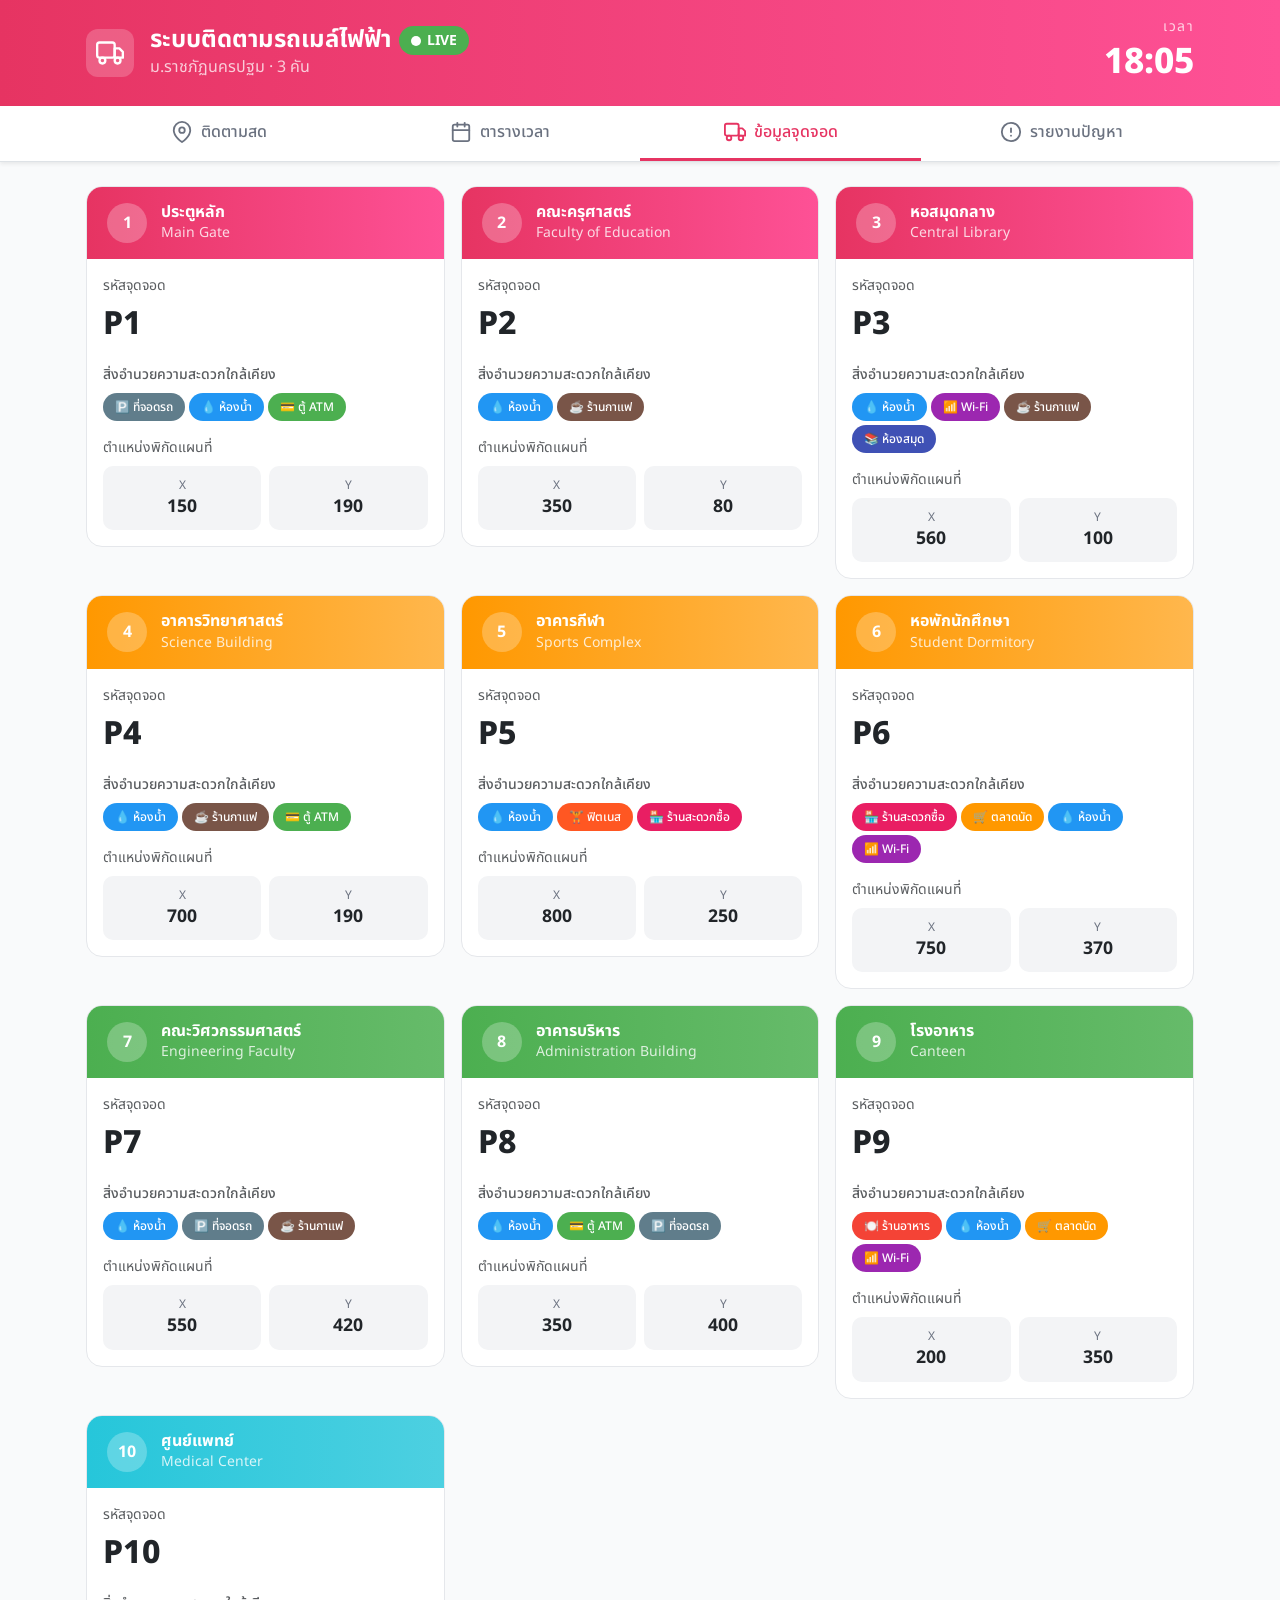
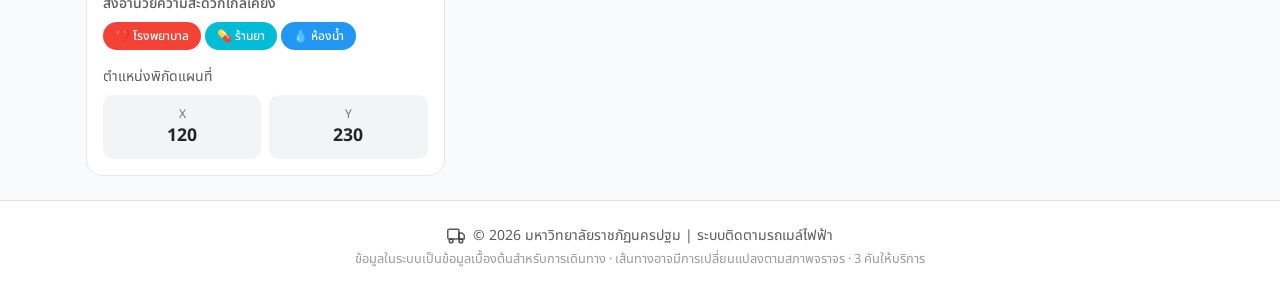
<file: stops.html>
<!DOCTYPE html>
<html lang="th">
<head>
  <meta charset="UTF-8" />
  <meta name="viewport" content="width=device-width, initial-scale=1.0" />
  <meta name="theme-color" content="#e63462" />
  <title>Bus Tracker - ข้อมูลจุดจอด</title>
  <link rel="preconnect" href="https://fonts.googleapis.com" />
  <link rel="preconnect" href="https://fonts.gstatic.com" crossorigin />
  <link href="https://fonts.googleapis.com/css2?family=Noto+Sans+Thai:wght@400;500;600;700;800&display=swap" rel="stylesheet" />
  <link href="https://cdn.jsdelivr.net/npm/bootstrap@5.3.3/dist/css/bootstrap.min.css" rel="stylesheet" />
  <link rel="stylesheet" href="shared.css" />
</head>
<body>
<header id="site-header" class="sticky-top"></header>

<main class="container-xl px-3 py-4">
  <div class="row g-3" id="stops-grid"></div>
</main>

<footer id="site-footer" class="border-top bg-white py-4 text-center"></footer>

<script src="shared.js"></script>
<script>
/**
 * stops.html (หน้าข้อมูลจุดจอด)
 * แสดง card ข้อมูลจุดจอดทั้ง 10 จุด
 * แต่ละ card มี: รหัส, ชื่อ, สิ่งอำนวยความสะดวก, พิกัด X/Y
 * สีหัว card แบ่งตามกลุ่ม: ชมพู (P1-P3), ส้ม (P4-P6),
 * เขียว (P7-P9), ฟ้า (P10)
 */

/**
 * gradient สีหัว card แต่ละจุดจอด
 * index ตรงกับ stops[] (0-based)
 */
const gradients = [
  "linear-gradient(to right,#e63462,#fe5196)",
  "linear-gradient(to right,#e63462,#fe5196)",
  "linear-gradient(to right,#e63462,#fe5196)",
  "linear-gradient(to right,#FF9800,#FFB74D)",
  "linear-gradient(to right,#FF9800,#FFB74D)",
  "linear-gradient(to right,#FF9800,#FFB74D)",
  "linear-gradient(to right,#4CAF50,#66BB6A)",
  "linear-gradient(to right,#4CAF50,#66BB6A)",
  "linear-gradient(to right,#4CAF50,#66BB6A)",
  "linear-gradient(to right,#26C6DA,#4DD0E1)",
];

/**
 * สร้าง card จุดจอดทั้งหมดและ inject เข้า #stops-grid
 * ใช้ FACILITY_MAP จาก shared.js เพื่อ render badge สิ่งอำนวยความสะดวก
 */
function buildStopsGrid() {
  document.getElementById('stops-grid').innerHTML = stops.map((s, i) => {
    const facs = s.facilities.map(f => {
      const fd = FACILITY_MAP[f]; if (!fd) return '';
      return `<span class="fac-badge" style="background:${fd.color}">${fd.icon} ${fd.label}</span>`;
    }).join('');
    return `<div class="col-sm-6 col-lg-4">
      <div class="stop-info-card">
        <div class="stop-info-head" style="background:${gradients[i]}">
          <span class="stop-num-badge">${s.id}</span>
          <div><h3 class="fs-6 fw-bold mb-0">${s.name}</h3><p class="mb-0 small" style="color:rgba(255,255,255,0.8)">${s.nameEn}</p></div>
        </div>
        <div class="p-3 d-flex flex-column gap-3">
          <div><p class="small text-muted mb-1">รหัสจุดจอด</p><p class="stop-code-big mb-0">${s.code}</p></div>
          <div>
            <p class="small text-muted fw-medium mb-2">สิ่งอำนวยความสะดวกใกล้เคียง</p>
            <div class="d-flex flex-wrap gap-1">${facs}</div>
          </div>
          <div>
            <p class="small text-muted mb-2">ตำแหน่งพิกัดแผนที่</p>
            <div class="row g-2">
              <div class="col-6"><div class="coord-box"><div class="coord-axis">X</div><div class="coord-val">${s.x}</div></div></div>
              <div class="col-6"><div class="coord-box"><div class="coord-axis">Y</div><div class="coord-val">${s.y}</div></div></div>
            </div>
          </div>
        </div>
      </div>
    </div>`;
  }).join('');
}

renderLayout('stops', 'ข้อมูลจุดจอด');
renderFooter();
buildStopsGrid();
</script>
<script src="https://cdn.jsdelivr.net/npm/bootstrap@5.3.3/dist/js/bootstrap.bundle.min.js"></script>
</body>
</html>
</file>
<file: shared.css>
/**
 * shared.css
 * Stylesheet หลักที่ใช้ร่วมกันทุกหน้า
 * โหลดหลัง Bootstrap 5 เพื่อ override และเพิ่ม custom styles
 *
 * โครงสร้าง:
 *   1. CSS Variables (สีหลัก)
 *   2. Base
 *   3. Header & Top Bar
 *   4. Navigation Tabs
 *   5. Card Components
 *   6. Bus Cards (หน้า tracking)
 *   7. SVG Map (หน้า tracking)
 *   8. Stop Timeline (หน้า tracking)
 *   9. Schedule Table (หน้า schedule)
 *  10. Stop Info Cards (หน้า stops)
 *  11. Report Form (หน้า report)
 *  12. Animations
 */

/* =============================================================
   1. CSS VARIABLES
   กำหนดสีหลักของระบบ ใช้ผ่าน var(--name) ทั่วทั้งโปรเจกต์
   ============================================================= */
:root {
  --pink: #e63462;       /* สีหลัก - ใช้กับ header, active nav, accent */
  --pink2: #fe5196;      /* สีหลักรอง - ใช้ใน gradient คู่กับ --pink */
  --pink-light: #FFF0F3; /* พื้นหลังอ่อนสำหรับ row ตาราง */
  --green: #4CAF50;      /* สีสถานะปกติ / live badge */
  --orange: #FF9800;     /* สีเตือน / หมายเหตุ */
  --cyan: #26C6DA;       /* สีเส้นทางบนแผนที่ */
  --red: #E53935;        /* สีสถานะผิดปกติ */
  --yellow: #F9A825;     /* สีรถคันที่ 2 */
  --purple: #7B1FA2;     /* สีรถคันที่ 3 */
}

/* =============================================================
   2. BASE
   ============================================================= */
body {
  font-family: 'Noto Sans Thai', sans-serif;
  background: #f9fafb; /* พื้นหลังเทาอ่อนทั้งหน้า */
}

/* =============================================================
   3. HEADER & TOP BAR
   ============================================================= */

/* แถบสีบนสุด - gradient จาก --pink ไป --pink2 */
.top-bar { background: linear-gradient(to right, var(--pink), var(--pink2)); }

/* กล่องโลโก้รถเมล์ มุมซ้ายของ header */
.logo-icon {
  width: 48px; height: 48px;
  border-radius: 12px;
  background: rgba(255,255,255,0.2); /* พื้นขาวโปร่งใส */
  display: flex; align-items: center; justify-content: center;
  flex-shrink: 0;
}

/* Badge "LIVE" สีเขียว แสดงสถานะ real-time */
.live-badge {
  display: inline-flex; align-items: center; gap: 6px;
  background: var(--green);
  border-radius: 999px; /* pill shape */
  padding: 4px 12px;
  font-size: 0.875rem; font-weight: 700; color: #fff;
}

/* จุดกระพริบใน live badge */
.live-dot {
  width: 10px; height: 10px;
  border-radius: 50%; background: #fff;
  animation: pulse 1.5s infinite; /* กระพริบด้วย keyframe pulse */
}

/* นาฬิกาดิจิทัลมุมขวาของ header */
#clock {
  font-size: 2.2rem; font-weight: 800;
  font-variant-numeric: tabular-nums; /* ตัวเลขความกว้างคงที่ ไม่กระตุกเมื่อเปลี่ยน */
}

/* =============================================================
   4. NAVIGATION TABS
   แถบ nav ด้านล่าง header มี 4 ปุ่ม
   ============================================================= */

/* ปุ่ม nav แต่ละปุ่ม - ใช้ <a> tag จริงเพื่อ navigation ระหว่างหน้า */
.tab-btn {
  flex: 1; /* แบ่งพื้นที่เท่ากันทุกปุ่ม */
  display: flex; align-items: center; justify-content: center; gap: 8px;
  padding: 14px 12px;
  border: none; border-bottom: 3px solid transparent; /* เส้นใต้ปุ่ม (ซ่อนอยู่) */
  background: none; cursor: pointer;
  font-family: inherit; font-size: 1rem; font-weight: 500; color: #6b7280;
  transition: color 0.2s, border-color 0.2s;
  text-decoration: none; /* ลบ underline ของ <a> */
}

/* ปุ่มที่ active - แสดงเส้นใต้สีชมพู */
.tab-btn.active { border-bottom-color: var(--pink); color: var(--pink); }

/* hover state สำหรับปุ่มที่ไม่ active */
.tab-btn:hover:not(.active) { color: #111827; }

/* icon SVG ในปุ่ม nav */
.tab-btn svg { width: 22px; height: 22px; flex-shrink: 0; }

/* ซ่อน label บนหน้าจอเล็ก แสดงเฉพาะ icon */
.tab-label { display: none; }
@media(min-width: 480px) { .tab-label { display: inline; } }

/* =============================================================
   5. CARD COMPONENTS
   ============================================================= */

/* icon สี่เหลี่ยมมุมโค้งในหัว card */
.card-icon {
  width: 40px; height: 40px;
  border-radius: 10px;
  display: flex; align-items: center; justify-content: center;
  flex-shrink: 0;
}

/* =============================================================
   6. BUS CARDS (index.html - หน้าติดตามสด)
   Card แสดงข้อมูลรถแต่ละคัน
   ============================================================= */

/* กรอบ card รถ - border-color กำหนดผ่าน inline style ตามสีรถ */
.bus-card { border-radius: 16px; border: 2px solid; overflow: hidden; }

/* ส่วนหัว card - พื้นหลังสีรถ */
.bus-card-head {
  padding: 16px 20px; color: #fff;
  display: flex; align-items: center; justify-content: space-between;
}
.bus-card-head h3 { font-size: 1.1rem; font-weight: 700; display: flex; align-items: center; gap: 8px; margin: 0; }

/* badge สถานะ (จอดอยู่ / ความเร็ว) มุมขวาของหัว card */
.status-badge {
  display: flex; align-items: center; gap: 6px;
  border-radius: 999px; padding: 6px 14px;
  font-size: 0.875rem; background: rgba(255,255,255,0.2); color: #fff;
}

/* กล่องแสดงชื่อจุดจอดปัจจุบัน */
.info-box { border-radius: 12px; padding: 12px 16px; }

/* ชื่อจุดจอดในกล่อง info */
.stop-name { font-size: 1rem; font-weight: 600; display: flex; align-items: center; gap: 8px; }

/* แถวแสดงเวลาจอดที่เหลือ */
.dwell-row {
  display: flex; align-items: center; justify-content: space-between;
  border-radius: 12px; padding: 10px 16px;
}

/* timer นับถอยหลังเวลาจอด - ใช้ monospace เพื่อไม่ให้กระตุก */
.dwell-timer {
  font-family: monospace; font-size: 1rem; font-weight: 700;
  color: #fff; border-radius: 8px; padding: 6px 14px;
}

/* แถวแสดงจุดจอดถัดไปและ ETA */
.next-row {
  display: flex; align-items: center; gap: 12px;
  border-radius: 12px; background: #f3f4f6; padding: 10px 16px;
}

/* แถวสถิติ (ผู้โดยสาร, แบตเตอรี่) */
.stat-row { display: flex; align-items: center; gap: 10px; }
.stat-label { font-size: 0.9rem; color: #6b7280; }
.stat-val { margin-left: auto; font-size: 0.9rem; font-weight: 500; }

/* progress bar container */
.progress-wrap {
  flex: 1; height: 10px;
  border-radius: 999px; background: #f3f4f6; overflow: hidden;
}

/* progress bar fill - width และ background กำหนดผ่าน inline style */
.progress-bar-custom { height: 100%; border-radius: 999px; transition: width 1s; }

/* แถวสถานะด้านล่าง card */
.status-row {
  display: flex; align-items: center; justify-content: space-between;
  border-radius: 12px; background: #f3f4f6; padding: 10px 20px;
}

/* pill สถานะ (จอดรับผู้โดยสาร / กำลังเดินทาง) */
.status-pill {
  display: flex; align-items: center; gap: 6px;
  border-radius: 999px; padding: 6px 16px;
  font-size: 0.875rem; font-weight: 500; color: #fff;
}

/* =============================================================
   7. SVG MAP (index.html)
   ============================================================= */

/* SVG แผนที่ - responsive, ความสูงขั้นต่ำ 350px */
#map-svg { width: 100%; height: auto; min-height: 350px; }

/* จุดสีในคำอธิบายแผนที่ (legend) */
.legend-dot {
  width: 32px; height: 32px; border-radius: 50%;
  display: flex; align-items: center; justify-content: center;
  font-weight: 700; font-size: 0.85rem; color: #fff; flex-shrink: 0;
}

/* =============================================================
   8. STOP TIMELINE (index.html)
   Grid แสดงสถานะรถที่แต่ละจุดจอด
   ============================================================= */

/* Grid responsive: 2 คอลัมน์ → 3 → 5 ตามขนาดหน้าจอ */
.stop-grid { display: grid; gap: 12px; grid-template-columns: repeat(2, 1fr); }
@media(min-width: 640px) { .stop-grid { grid-template-columns: repeat(3, 1fr); } }
@media(min-width: 900px) { .stop-grid { grid-template-columns: repeat(5, 1fr); } }

/* card จุดจอดแต่ละจุด */
.stop-card { border-radius: 12px; border: 2px solid; overflow: hidden; }

/* หัว card จุดจอด - พื้นหลังเปลี่ยนตามสถานะ (มีรถจอด/ไม่มี) */
.stop-card-head { padding: 10px 14px; color: #fff; display: flex; align-items: center; gap: 8px; }

/* badge รหัสจุดจอด (P1-P10) */
.stop-code-badge {
  width: 28px; height: 28px; border-radius: 50%;
  background: rgba(255,255,255,0.25);
  display: flex; align-items: center; justify-content: center;
  font-size: 0.75rem; font-weight: 700; flex-shrink: 0;
}

/* ชื่อจุดจอด - truncate ถ้ายาวเกิน */
.stop-name-text {
  font-size: 0.875rem; font-weight: 600;
  overflow: hidden; text-overflow: ellipsis; white-space: nowrap;
}

/* body ของ card จุดจอด */
.stop-card-body { padding: 10px; display: flex; flex-direction: column; gap: 6px; }

/* กล่องแสดงข้อมูลรถที่จอดอยู่ */
.dwelling-info { border-radius: 8px; padding: 8px 10px; }

/* badge หมายเลขรถ (วงกลมสี) */
.bus-num-badge {
  width: 28px; height: 28px; border-radius: 50%;
  display: flex; align-items: center; justify-content: center;
  font-size: 0.8rem; font-weight: 700; color: #fff; flex-shrink: 0;
}

/* timer ขนาดเล็กในการ์ดจุดจอด */
.dwell-mini-timer {
  font-family: monospace; font-size: 0.875rem; font-weight: 700;
  color: #fff; border-radius: 6px; padding: 3px 10px;
}

/* แถว ETA รถที่กำลังจะมาถึง */
.eta-row {
  display: flex; align-items: center; justify-content: space-between;
  border-radius: 8px; background: #f3f4f6; padding: 6px 10px;
}

/* ข้อความเมื่อไม่มีข้อมูลรถ */
.no-bus { font-size: 0.8rem; color: #6b7280; text-align: center; padding: 8px 0; }

/* =============================================================
   9. SCHEDULE TABLE (schedule.html)
   ตารางเวลาออกจากแต่ละจุดจอด
   ============================================================= */

/* wrapper สำหรับ horizontal scroll บนมือถือ */
.table-wrap { overflow-x: auto; border-radius: 12px; border: 1px solid #e5e7eb; }

/* ตารางเวลา - min-width เพื่อให้ column ไม่แคบเกินไป */
.sched-table { width: 100%; min-width: 850px; border-collapse: collapse; font-size: 0.875rem; }

/* header row - พื้นหลังสีชมพู */
.sched-table thead tr th {
  background: var(--pink); color: #fff;
  padding: 10px 12px; border-right: 1px solid #d42d56;
}
.sched-table thead tr th:last-child { border-right: none; }

/* สลับสีแถว even/odd เพื่อให้อ่านง่าย */
.sched-table tbody tr:nth-child(even) { background: var(--pink-light); }
.sched-table tbody tr:nth-child(odd)  { background: #fff; }

.sched-table tbody td { padding: 10px 12px; border-right: 1px solid #e5e7eb; text-align: center; }
/* คอลัมน์แรก (เวลาออก) - ชิดซ้าย, ตัวหนา, สีชมพู */
.sched-table tbody td:first-child { text-align: left; font-weight: 700; color: var(--pink); }
.sched-table tbody td:last-child { border-right: none; }

/* =============================================================
   10. STOP INFO CARDS (stops.html)
   Card แสดงรายละเอียดแต่ละจุดจอด
   ============================================================= */

.stop-info-card { border-radius: 16px; border: 1px solid #e5e7eb; overflow: hidden; background: #fff; }

/* หัว card - gradient สีตามกลุ่มจุดจอด */
.stop-info-head { padding: 16px 20px; color: #fff; display: flex; align-items: center; gap: 14px; }

/* badge หมายเลขจุดจอด (วงกลมขาวโปร่งใส) */
.stop-num-badge {
  width: 40px; height: 40px; border-radius: 50%;
  background: rgba(255,255,255,0.25);
  display: flex; align-items: center; justify-content: center;
  font-weight: 700; font-size: 1rem; flex-shrink: 0;
}

/* รหัสจุดจอดขนาดใหญ่ (P1-P10) */
.stop-code-big { font-size: 2rem; font-weight: 800; }

/* badge สิ่งอำนวยความสะดวก - pill สี */
.fac-badge {
  display: inline-flex; align-items: center; gap: 5px;
  border-radius: 999px; padding: 5px 12px;
  font-size: 0.75rem; font-weight: 500; color: #fff;
}

/* กล่องแสดงพิกัด X/Y */
.coord-box { background: #f3f4f6; border-radius: 10px; padding: 10px; text-align: center; }
.coord-axis { font-size: 0.75rem; color: #6b7280; }
.coord-val { font-size: 1.1rem; font-weight: 700; }

/* =============================================================
   11. REPORT FORM (report.html)
   ฟอร์มแจ้งปัญหา
   ============================================================= */

/* ปุ่มเลือกประเภทปัญหา */
.prob-btn {
  display: flex; align-items: center; gap: 8px;
  border-radius: 12px; border: 2px solid #e5e7eb;
  background: #fff; padding: 14px; cursor: pointer;
  font-family: inherit; font-size: 0.875rem; font-weight: 500; color: #111827;
  transition: all 0.2s; text-align: left; width: 100%;
}
/* สถานะเลือกแล้ว */
.prob-btn.selected { border-color: var(--pink); background: rgba(230,52,98,0.05); color: var(--pink); }
.prob-btn:hover:not(.selected) { border-color: rgba(230,52,98,0.3); background: #f3f4f6; }

/* ปุ่มเลือกรถที่เกี่ยวข้อง */
.bus-sel-btn {
  display: flex; align-items: center; gap: 8px;
  border-radius: 12px; border: 2px solid #e5e7eb;
  background: #fff; padding: 10px 16px; cursor: pointer;
  font-family: inherit; transition: all 0.2s;
}

/* icon วงกลมสีรถในปุ่มเลือกรถ */
.bus-icon-wrap { width: 32px; height: 32px; border-radius: 50%; display: flex; align-items: center; justify-content: center; }

/* ปุ่มส่งรายงาน - gradient สีชมพู, เต็มความกว้าง */
.submit-btn {
  width: 100%;
  display: flex; align-items: center; justify-content: center; gap: 10px;
  border-radius: 16px;
  background: linear-gradient(to right, var(--pink), var(--pink2));
  border: none; padding: 16px 24px;
  font-family: inherit; font-size: 1.05rem; font-weight: 700; color: #fff;
  cursor: pointer; transition: opacity 0.2s;
}
.submit-btn:hover:not(:disabled) { opacity: 0.9; }
/* สถานะ disabled - ก่อนเลือกประเภทปัญหาและกรอกรายละเอียด */
.submit-btn:disabled { opacity: 0.5; cursor: not-allowed; }

/* กล่องแสดงผลสำเร็จหลังส่งรายงาน */
.success-box {
  display: flex; flex-direction: column; align-items: center; justify-content: center; gap: 16px;
  border-radius: 16px; border: 1px solid #e5e7eb; background: #fff;
  padding: 64px 24px; text-align: center;
}

/* icon วงกลมสีเขียวในหน้าสำเร็จ */
.success-icon {
  width: 64px; height: 64px; border-radius: 50%;
  background: rgba(76,175,80,0.1);
  display: flex; align-items: center; justify-content: center;
}

/* Override Bootstrap focus ring ให้ใช้สีชมพูของระบบ */
.form-control:focus, .form-select:focus {
  border-color: var(--pink);
  box-shadow: 0 0 0 1px var(--pink);
}

/* =============================================================
   12. ANIMATIONS
   ============================================================= */

/* pulse: กระพริบ opacity สำหรับ live-dot และ indicator ต่างๆ */
@keyframes pulse { 0%,100%{opacity:1} 50%{opacity:0.4} }

/* ping: ขยายวงกลมออกแล้วหายไป ใช้กับ indicator รถที่กำลังเคลื่อนที่ */
@keyframes ping { 0%{transform:scale(1);opacity:0.75} 75%,100%{transform:scale(2);opacity:0} }

.animate-pulse { animation: pulse 1.5s infinite; }
.ping { animation: ping 1.2s cubic-bezier(0,0,0.2,1) infinite; }
</file>
